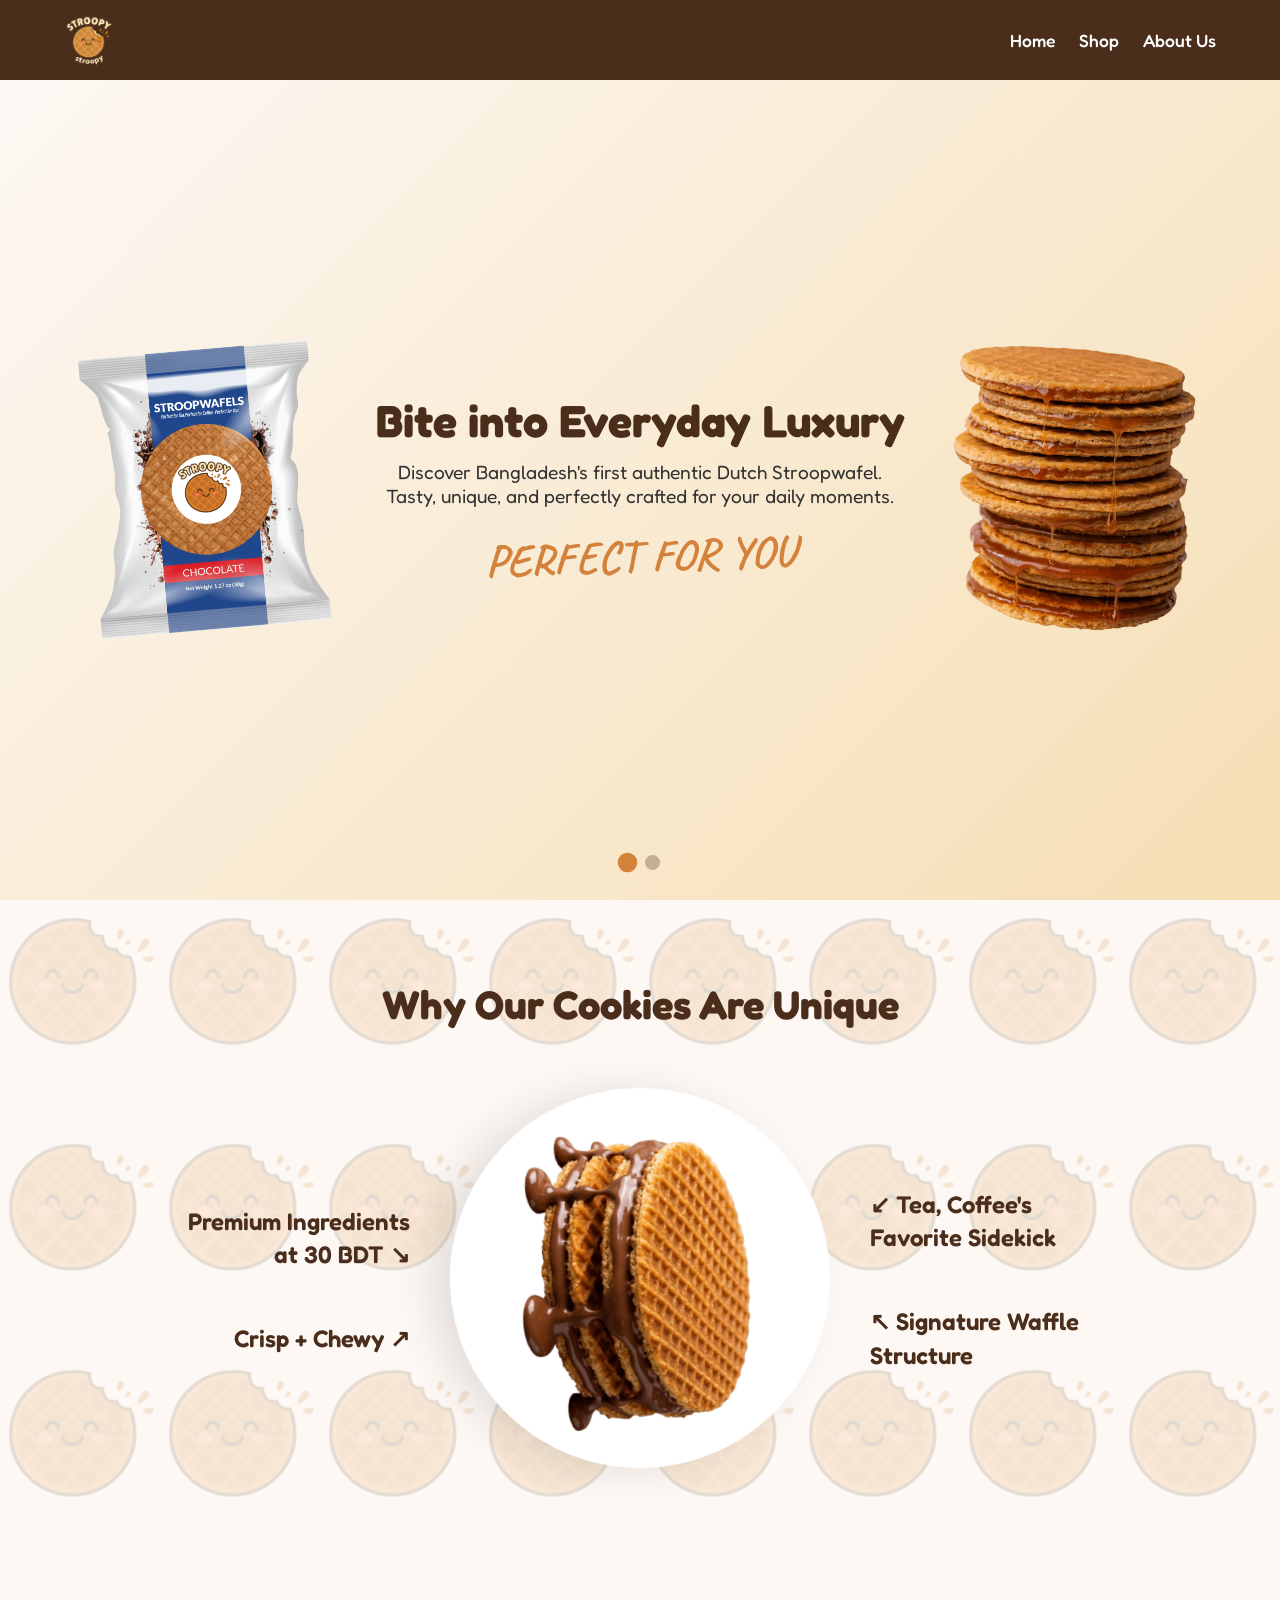
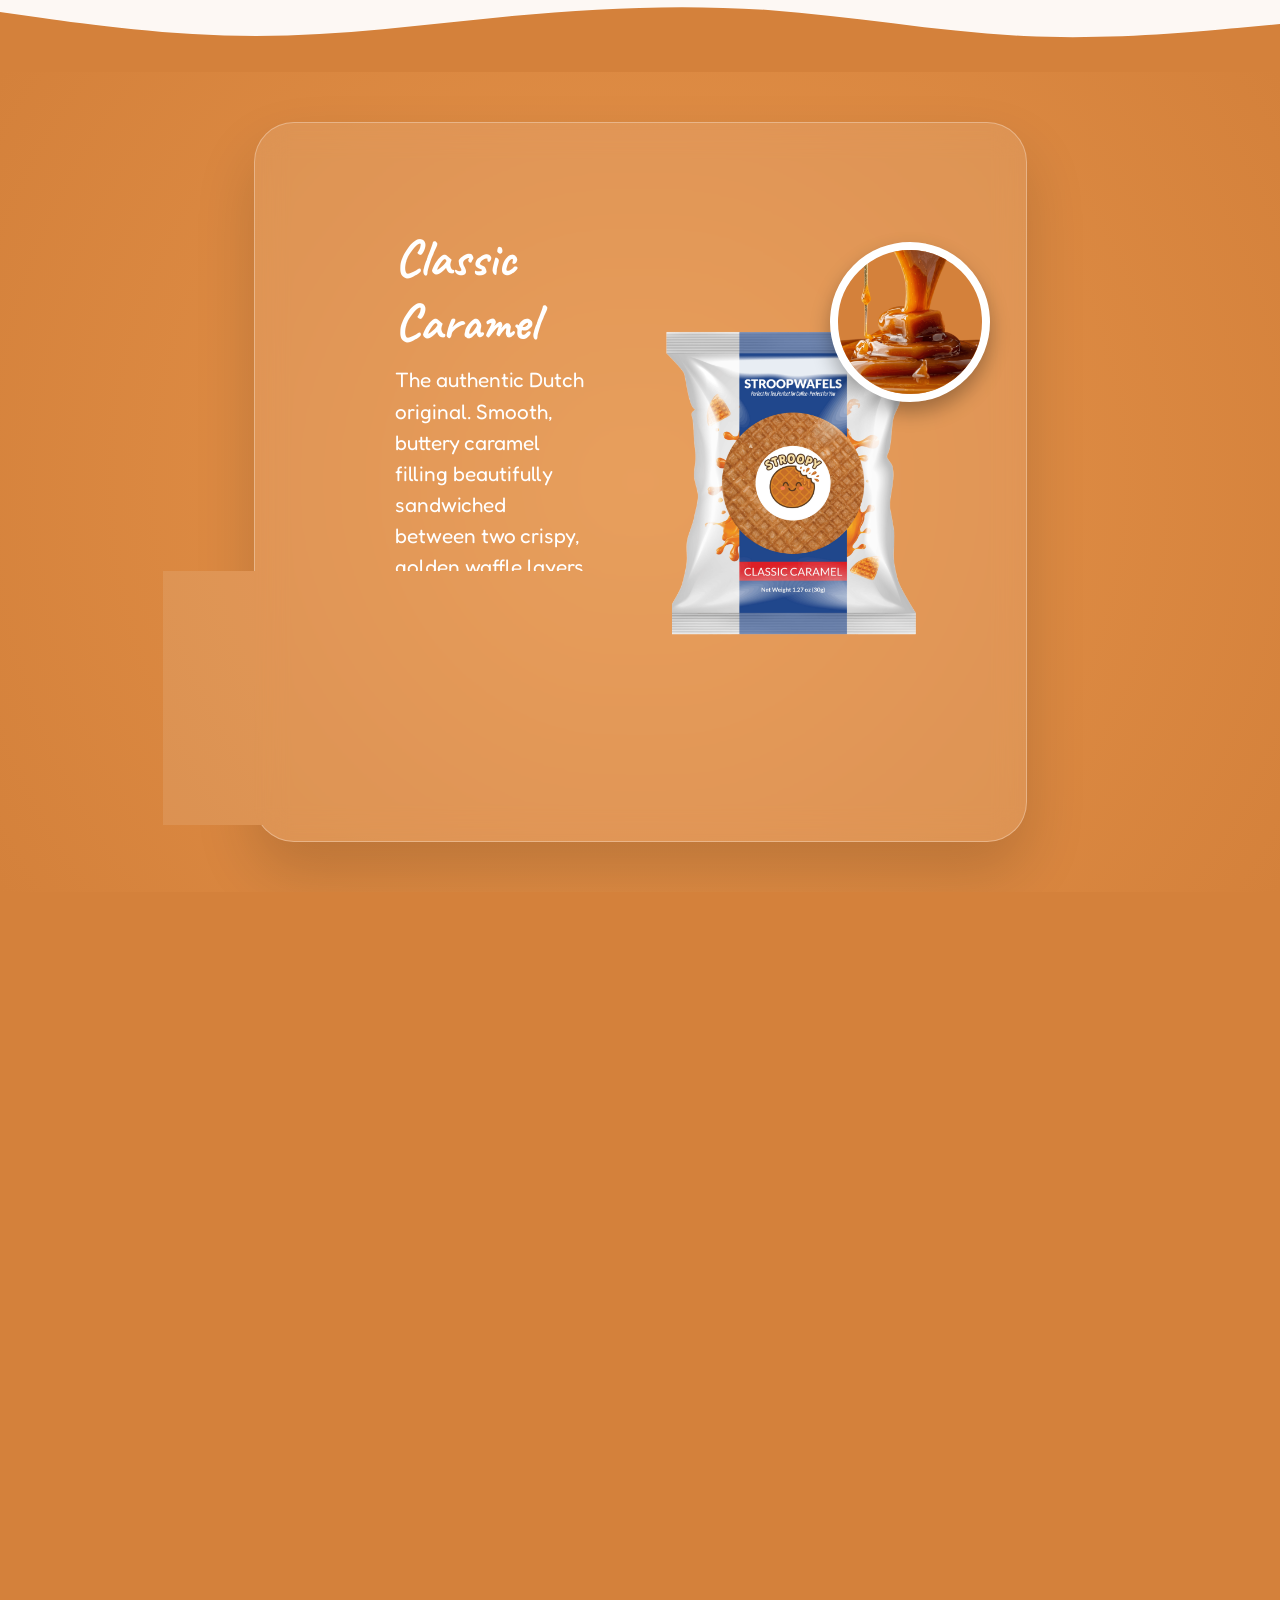
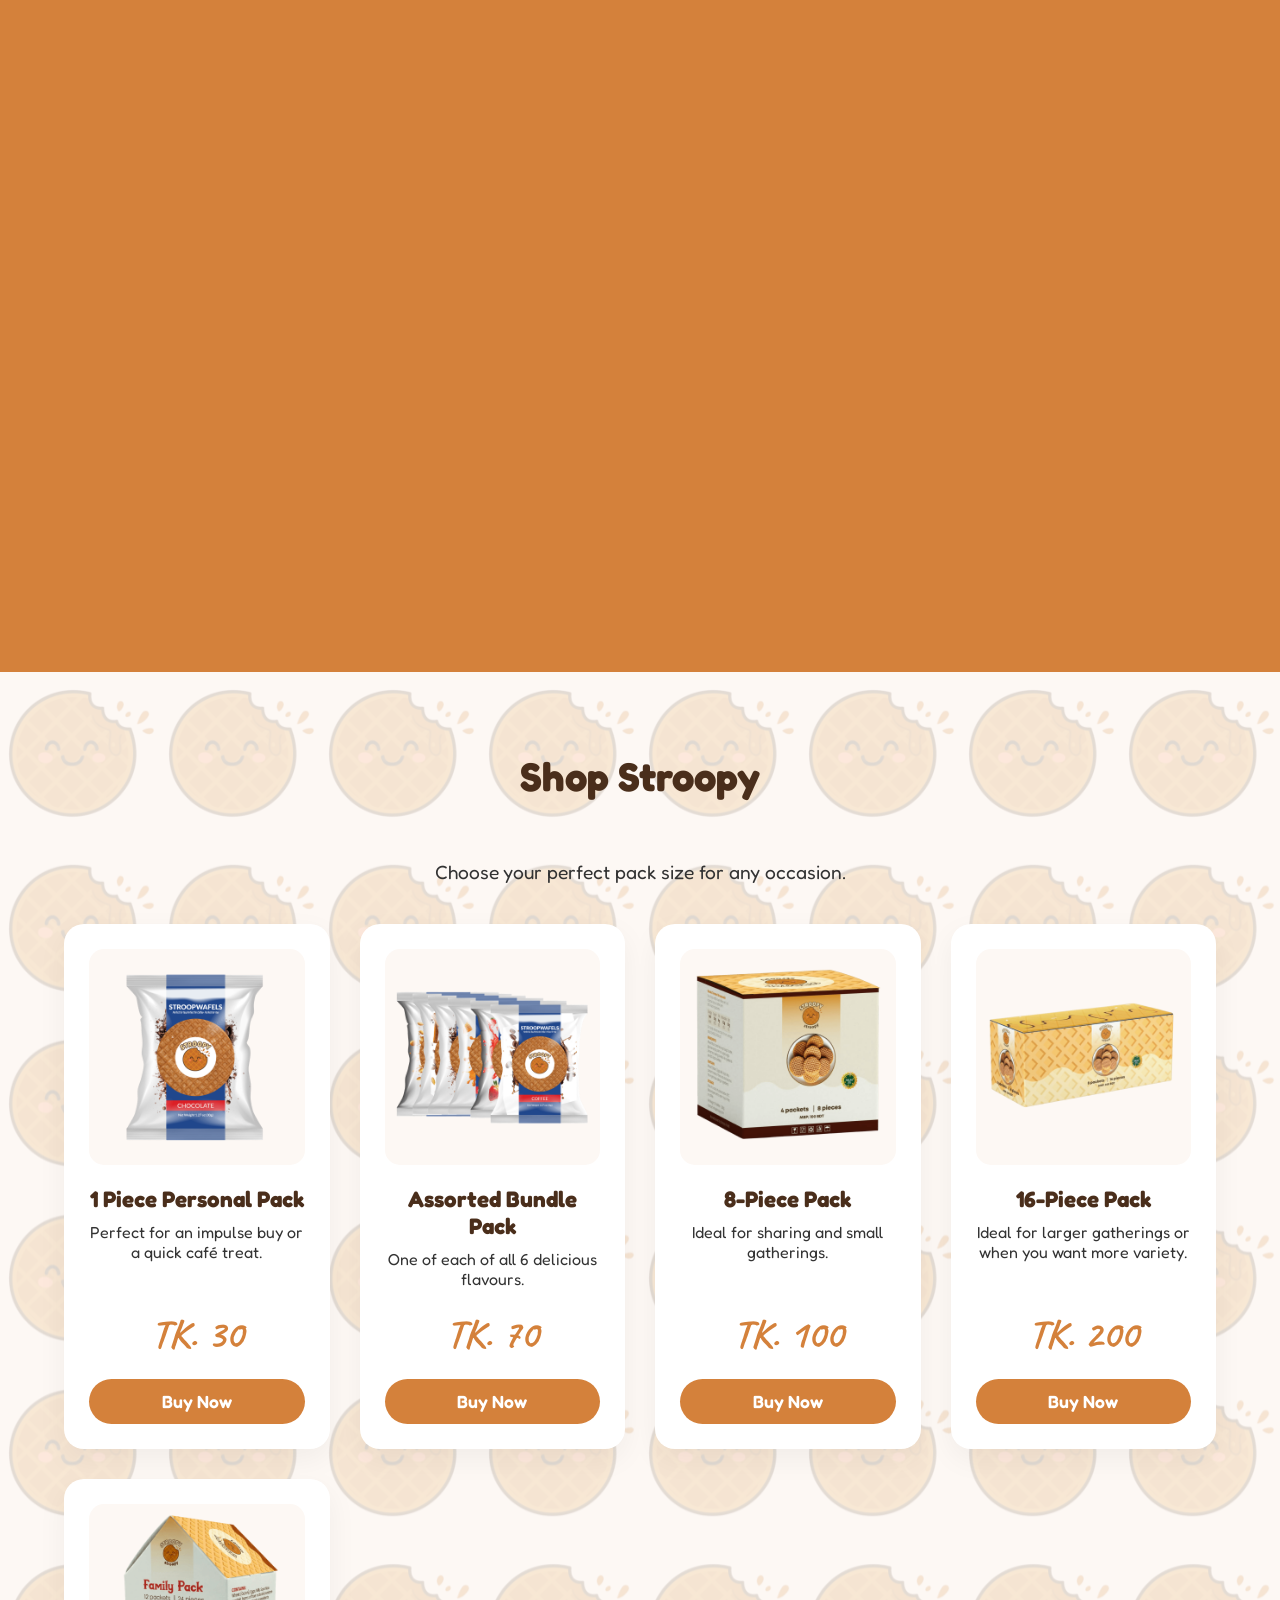
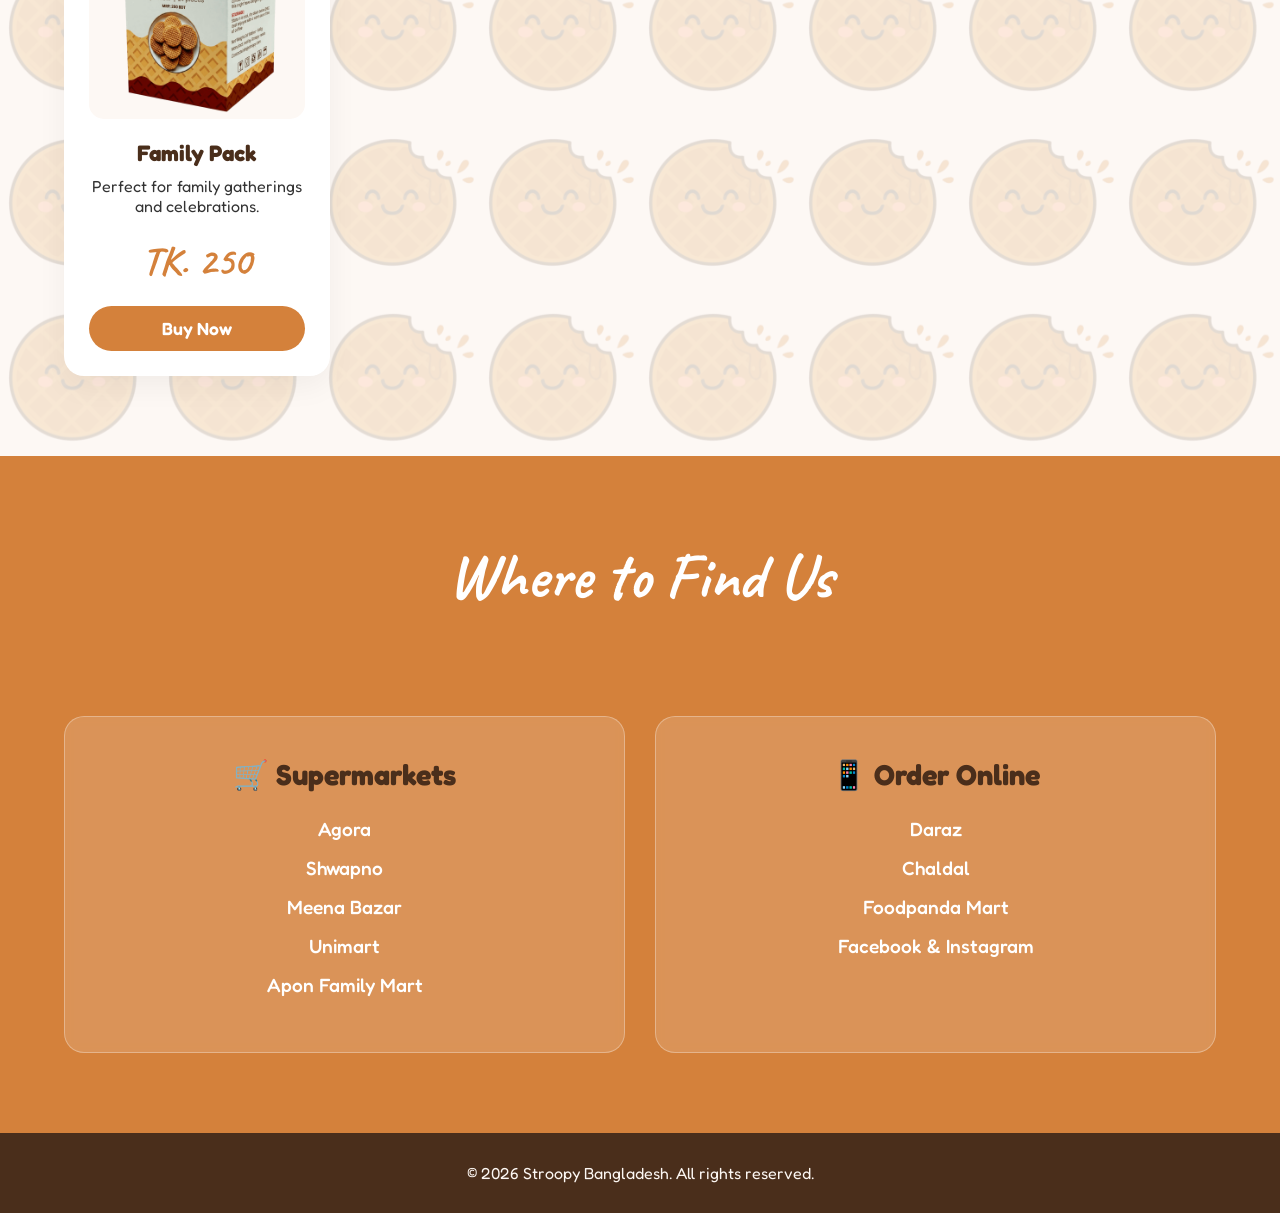
<file: index.html>
<!DOCTYPE html>
<html lang="en">
<head>
    <meta charset="UTF-8">
    <meta name="viewport" content="width=device-width, initial-scale=1.0">
    <title>Stroopy | Perfect for You</title>
    <link rel="stylesheet" href="styles.css">
</head>
<body>

    <header>
        <a href="index.html" class="logo">
            <img src="media/logo.png" alt="Stroopy Logo" class="logo-img">
        </a>
        <div class="hamburger" id="hamburger">☰</div>
        <nav class="nav-links" id="nav-links">
            <a href="index.html">Home</a>
            <a href="#shop">Shop</a>
            <a href="about.html">About Us</a>
        </nav>
    </header>

    <section class="hero-carousel">
        <div class="carousel-track" id="carousel-track">
            
            <div class="slide active">
                <img src="media/chocolate.png" alt="Stroopy Package" class="slide-img left-img">
                <div class="slide-content centered-content">
                    <h1>Bite into Everyday Luxury</h1>
                    <p>Discover Bangladesh's first authentic Dutch Stroopwafel. Tasty, unique, and perfectly crafted for your daily moments.</p>
                    <h2 class="script-text">PERFECT FOR YOU</h2>
                </div>
                <img src="media/inside.png" alt="Inside the Stroopwafel" class="slide-img right-img">
            </div>

            <div class="slide">
                <img src="media/inside2.png" alt="Caramel Package" class="slide-img left-img">
                <div class="slide-content centered-content">
                    <h1>Crisp + Chewy Perfection</h1>
                    <p>Two golden baked waffles bound by a luscious, melt-in-your-mouth filling. 100% Natural, 100% Halal.</p>
                    <h2 class="script-text" style="color: var(--brand-brown);">IRRESISTIBLY GOOD</h2>
                </div>
                <img src="media/inside3.png" alt="Caramel Filling" class="slide-img right-img">
            </div>

        </div>
        
        <div class="carousel-dots" id="carousel-dots">
            <span class="dot active" data-slide="0"></span>
            <span class="dot" data-slide="1"></span>
        </div>
    </section>

    <section class="features-section fade-in">
        <h2 class="section-title">Why Our Cookies Are Unique</h2>
        <div class="features-grid">
            <div class="feature-column" style="text-align: right;">
                <div class="feature-item fade-in"><p>Premium Ingredients<br>at 30 BDT ↘</p></div>
                <div class="feature-item fade-in"><p>Crisp + Chewy ↗</p></div>
            </div>
            <div class="feature-center fade-in">
                <img src="media/main.png" alt="Plate of Stroopwafels" style="background-color: white;">
            </div>
            <div class="feature-column" style="text-align: left;">
                <div class="feature-item fade-in"><p>↙ Tea, Coffee's<br>Favorite Sidekick</p></div>
                <div class="feature-item fade-in"><p>↖ Signature Waffle<br>Structure</p></div>
            </div>
        </div>
    </section>

    <div class="wave-divider">
        <svg viewBox="0 0 1440 320" preserveAspectRatio="none">
            <path fill="#D4813B" fill-opacity="1" d="M0,160L48,176C96,192,192,224,288,224C384,224,480,192,576,170.7C672,149,768,139,864,154.7C960,171,1056,213,1152,224C1248,235,1344,213,1392,202.7L1440,192L1440,320L1392,320C1344,320,1248,320,1152,320C1056,320,960,320,864,320C768,320,672,320,576,320C480,320,384,320,288,320C192,320,96,320,48,320L0,320Z"></path>
        </svg>
    </div>

    <section id="flavours-scroll-wrapper" class="horizontal-scroll-wrapper">
        <div class="sticky-view">
            <div id="flavours-track" class="flavours-track">
                
                <div class="flavour-panel active">
                    <div class="panel-container">
                        <div class="panel-content">
                            <h2>Classic Caramel</h2>
                            <p>The authentic Dutch original. Smooth, buttery caramel filling beautifully sandwiched between two crispy, golden waffle layers.</p>
                            <ul class="flavour-details-list">
                                <li><span>Calories:</span> 150</li>
                                <li><span>Perfect with:</span> Black Tea</li>
                            </ul>
                        </div>
                        <div class="panel-visual">
                            <img src="media/caramel.png" class="floating-pack main-img" alt="Caramel Package">
                            <img src="media/caramel-in.png" class="floating-filling sub-img" alt="Caramel Filling">
                        </div>
                    </div>
                </div>

                <div class="flavour-panel">
                    <div class="panel-container">
                        <div class="panel-content">
                            <h2>Rich Chocolate</h2>
                            <p>Our highest demand flavour. A luscious blend of dark and milk chocolate that provides a decadent, melt-in-your-mouth experience.</p>
                            <ul class="flavour-details-list">
                                <li><span>Calories:</span> 155</li>
                                <li><span>Perfect with:</span> Hot Milk</li>
                            </ul>
                        </div>
                        <div class="panel-visual">
                            <img src="media/chocolate.png" class="floating-pack main-img" alt="Chocolate Package">
                            <img src="media/chocolate-in.png" class="floating-filling sub-img" alt="Chocolate Filling">
                        </div>
                    </div>
                </div>

                <div class="flavour-panel">
                    <div class="panel-container">
                        <div class="panel-content">
                            <h2>Strawberry Syrup</h2>
                            <p>A fun, sweet, and tangy strawberry-flavoured syrup filling designed specifically for the youth segment and café-goers.</p>
                            <ul class="flavour-details-list">
                                <li><span>Calories:</span> 145</li>
                                <li><span>Perfect with:</span> Iced Lattes</li>
                            </ul>
                        </div>
                        <div class="panel-visual">
                            <img src="media/strawberry.png" class="floating-pack main-img" alt="Strawberry Package">
                            <img src="media/strawberry-in.png" class="floating-filling sub-img" alt="Strawberry Filling">
                        </div>
                    </div>
                </div>
                
                <div class="flavour-panel">
                    <div class="panel-container">
                        <div class="panel-content">
                            <h2>Peanut Butter</h2>
                            <p>Creamy, rich peanut butter filling with a satisfying nutty finish. A protein-forward treat for our health-conscious consumers.</p>
                            <ul class="flavour-details-list">
                                <li><span>Calories:</span> 160</li>
                                <li><span>Perfect with:</span> Espresso</li>
                            </ul>
                        </div>
                        <div class="panel-visual">
                            <img src="media/peanutbutter.png" class="floating-pack main-img" alt="Peanut Butter Package">
                            <img src="media/peanutbutter-in.png" class="floating-filling sub-img" alt="Peanut Butter Filling">
                        </div>
                    </div>
                </div>

                <div class="flavour-panel">
                    <div class="panel-container">
                        <div class="panel-content">
                            <h2>Cinnamon</h2>
                            <p>A beautiful bridge between Dutch tradition and local spice. Warm, aromatic cinnamon mixed into our signature syrup.</p>
                            <ul class="flavour-details-list">
                                <li><span>Calories:</span> 150</li>
                                <li><span>Perfect with:</span> Masala Chai</li>
                            </ul>
                        </div>
                        <div class="panel-visual">
                            <img src="media/cinnamon.png" class="floating-pack main-img" alt="Cinnamon Package">
                            <img src="media/cinnamon-in.png" class="floating-filling sub-img" alt="Cinnamon Filling">
                        </div>
                    </div>
                </div>

                <div class="flavour-panel">
                    <div class="panel-container">
                        <div class="panel-content">
                            <h2>Coffee</h2>
                            <p>An espresso-infused filling designed for young professionals and coffee lovers needing a bold caffeinated treat on the go.</p>
                            <ul class="flavour-details-list">
                                <li><span>Calories:</span> 150</li>
                                <li><span>Perfect with:</span> Cappuccino</li>
                            </ul>
                        </div>
                        <div class="panel-visual">
                            <img src="media/coffee.png" class="floating-pack main-img" alt="Coffee Package">
                            <img src="media/coffee-in.png" class="floating-filling sub-img" alt="Coffee Filling">
                        </div>
                    </div>
                </div>

            </div>
        </div>
    </section>

    <section class="shop-section fade-in" id="shop">
        <h2 class="section-title">Shop Stroopy</h2>
        <p class="subtitle" style="text-align: center; font-size: 1.2rem; margin-bottom: 40px;">Choose your perfect pack size for any occasion.</p>
        
        <div class="shop-grid">
            <div class="product-card fade-in">
                <img src="media/single.png" alt="2-Piece Personal Pack">
                <h3>1 Piece Personal Pack</h3>
                <p>Perfect for an impulse buy or a quick café treat.</p>
                <div class="price">TK. 30</div>
                <a href="#" class="btn btn-small">Buy Now</a>
            </div>

            <div class="product-card fade-in">
                <img src="media/6pack.png" alt="Assorted Bundle Pack">
                <h3>Assorted Bundle Pack</h3>
                <p>One of each of all 6 delicious flavours.</p>
                <div class="price">TK. 70</div>
                <a href="#" class="btn btn-small">Buy Now</a>
            </div>

            <div class="product-card fade-in">
                <img src="media/8pack.png" alt="8-Piece Pack">
                <h3>8-Piece Pack</h3>
                <p>Ideal for sharing and small gatherings.</p>
                <div class="price">TK. 100</div>
                <a href="#" class="btn btn-small">Buy Now</a>
            </div>

            <div class="product-card fade-in">
                <img src="media/16pack.png" alt="16-Piece Pack">
                <h3>16-Piece Pack</h3>
                <p>Ideal for larger gatherings or when you want more variety.</p>
                <div class="price">TK. 200</div>
                <a href="#" class="btn btn-small">Buy Now</a>
            </div>

            <div class="product-card fade-in">
                <img src="media/familypack.png" alt="Family Pack">
                <h3>Family Pack</h3>
                <p>Perfect for family gatherings and celebrations.</p>
                <div class="price">TK. 250</div>
                <a href="#" class="btn btn-small">Buy Now</a>
            </div>
        </div>
    </section>

    <section class="availability-section fade-in">
        <h2 class="section-title script-text" style="color: var(--white); font-size: 4rem;">Where to Find Us</h2>
        <div class="availability-grid">
            <div class="availability-col fade-in">
                <h3>🛒 Supermarkets</h3>
                <ul>
                    <li>Agora</li>
                    <li>Shwapno</li>
                    <li>Meena Bazar</li>
                    <li>Unimart</li>
                    <li>Apon Family Mart</li>
                </ul>
            </div>
            <div class="availability-col fade-in">
                <h3>📱 Order Online</h3>
                <ul>
                    <li>Daraz</li>
                    <li>Chaldal</li>
                    <li>Foodpanda Mart</li>
                    <li>Facebook & Instagram</li>
                </ul>
            </div>
        </div>
    </section>

    <footer>
        <p>&copy; 2026 Stroopy Bangladesh. All rights reserved.</p>
    </footer>

    <script src="script.js"></script>
</body>
</html>
</file>
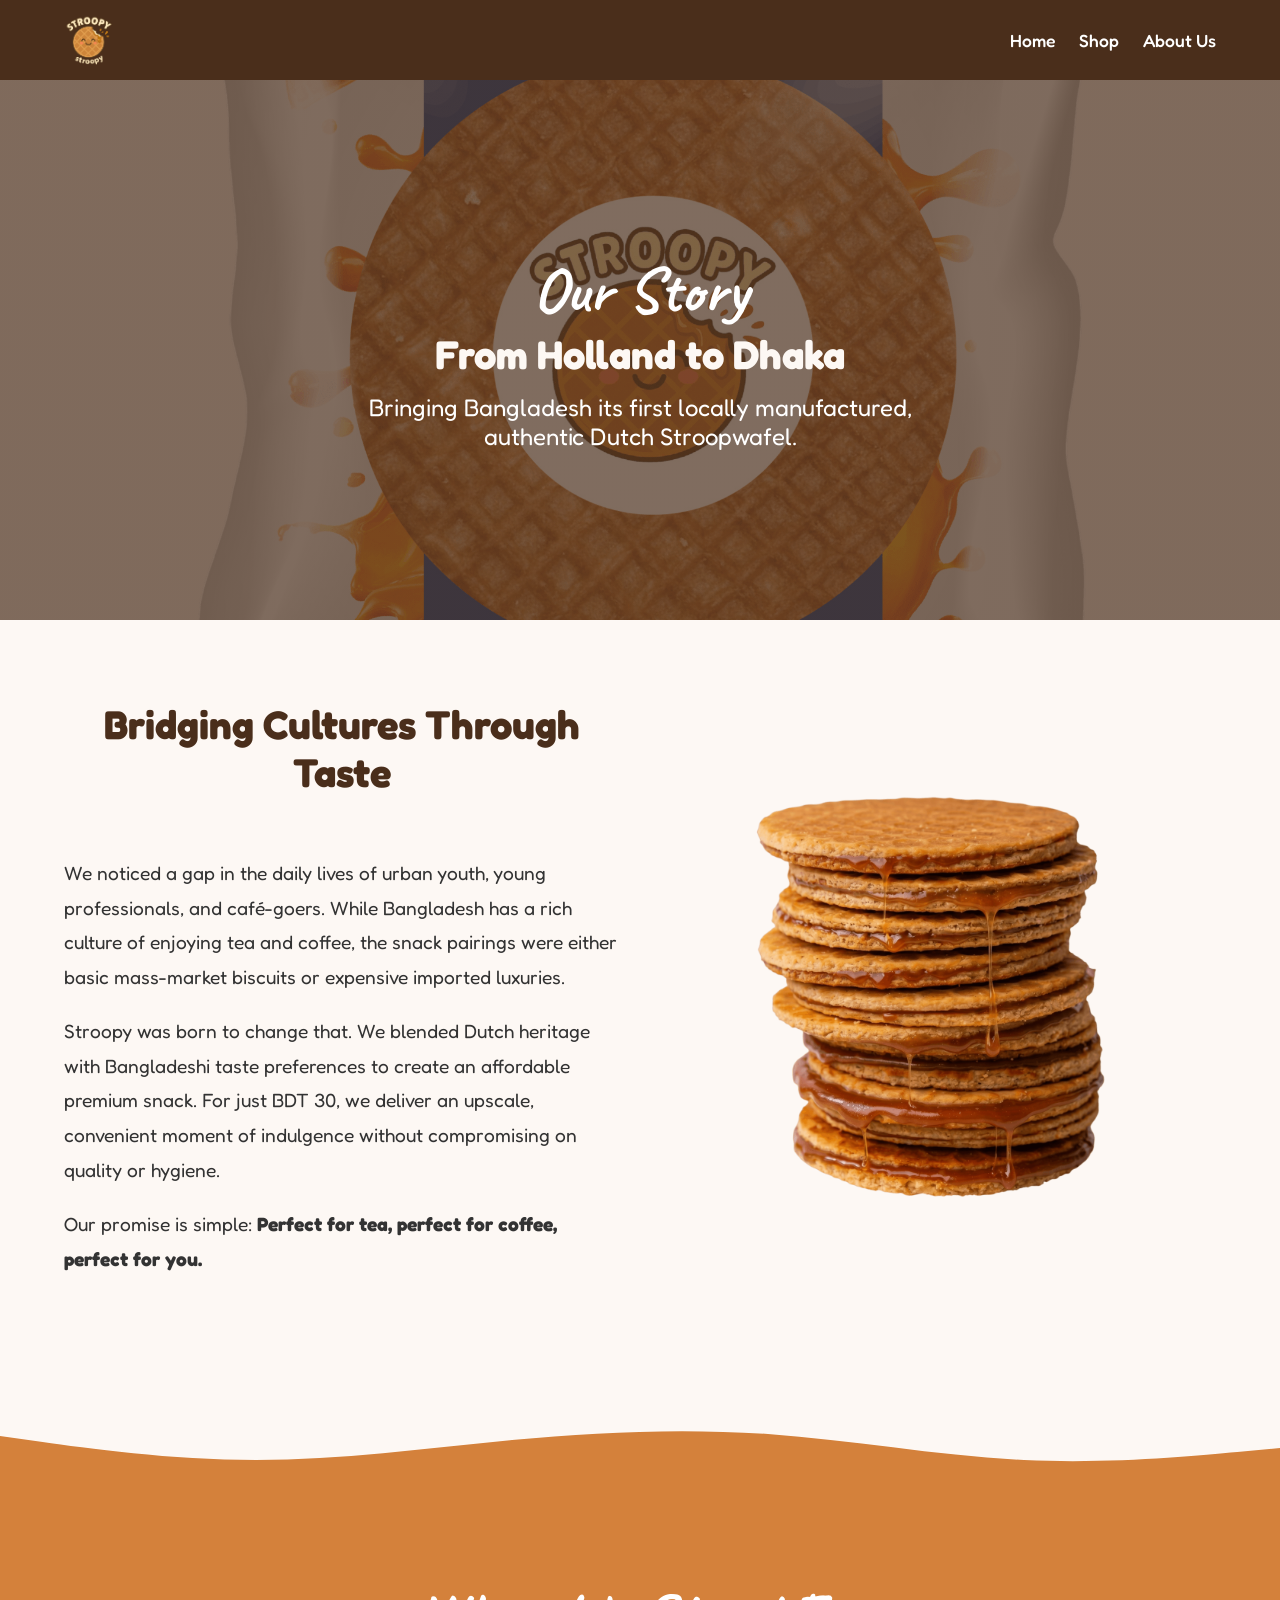
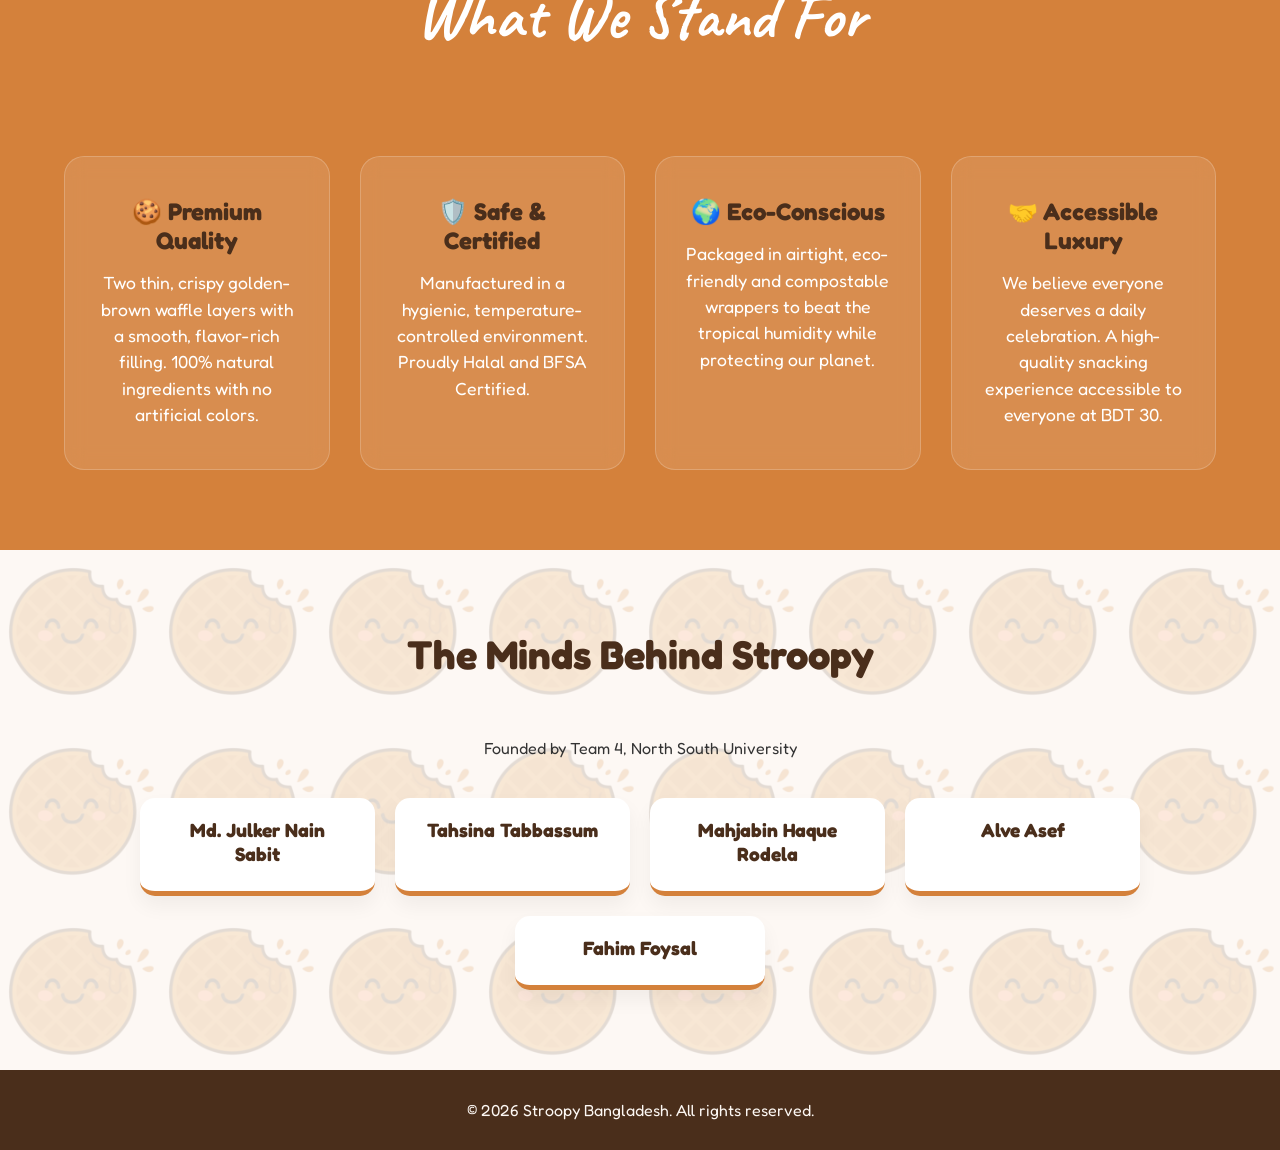
<file: about.html>
<!DOCTYPE html>
<html lang="en">
<head>
    <meta charset="UTF-8">
    <meta name="viewport" content="width=device-width, initial-scale=1.0">
    <title>About Us | Stroopy</title>
    <link rel="stylesheet" href="styles.css">
</head>
<body>

    <header>
        <a href="index.html" class="logo">
            <img src="media/logo.png" alt="Stroopy Logo" class="logo-img">
        </a>
        <div class="hamburger" id="hamburger">☰</div>
        <nav class="nav-links" id="nav-links">
            <a href="index.html">Home</a>
            <a href="index.html#shop">Shop</a>
            <a href="about.html">About Us</a>
        </nav>
    </header>

    <section class="about-hero">
        <div class="about-hero-content fade-in">
            <h1 class="script-text" style="color: var(--white); font-size: 5rem;">Our Story</h1>
            <h2>From Holland to Dhaka</h2>
            <p>Bringing Bangladesh its first locally manufactured, authentic Dutch Stroopwafel.</p>
        </div>
    </section>

    <section class="story-section fade-in">
        <div class="story-container">
            <div class="story-text">
                <h2 class="section-title">Bridging Cultures Through Taste</h2>
                <p>We noticed a gap in the daily lives of urban youth, young professionals, and café-goers. While Bangladesh has a rich culture of enjoying tea and coffee, the snack pairings were either basic mass-market biscuits or expensive imported luxuries.</p>
                <p>Stroopy was born to change that. We blended Dutch heritage with Bangladeshi taste preferences to create an affordable premium snack. For just BDT 30, we deliver an upscale, convenient moment of indulgence without compromising on quality or hygiene.</p>
                <p>Our promise is simple: <strong>Perfect for tea, perfect for coffee, perfect for you.</strong></p>
            </div>
            <div class="story-visual">
                <img src="media/inside.png" alt="Stroopy Waffle Split" style="width: 100%; max-width: 400px; drop-shadow: 0 20px 40px rgba(0,0,0,0.2);">
            </div>
        </div>
    </section>

    <div class="wave-divider" style="margin-top: 0;">
        <svg viewBox="0 0 1440 320" preserveAspectRatio="none">
            <path fill="#D4813B" fill-opacity="1" d="M0,160L48,176C96,192,192,224,288,224C384,224,480,192,576,170.7C672,149,768,139,864,154.7C960,171,1056,213,1152,224C1248,235,1344,213,1392,202.7L1440,192L1440,320L1392,320C1344,320,1248,320,1152,320C1056,320,960,320,864,320C768,320,672,320,576,320C480,320,384,320,288,320C192,320,96,320,48,320L0,320Z"></path>
        </svg>
    </div>

    <section class="values-section fade-in">
        <h2 class="section-title script-text" style="color: var(--white); font-size: 4rem;">What We Stand For</h2>
        <div class="values-grid">
            <div class="value-card fade-in">
                <h3>🍪 Premium Quality</h3>
                <p>Two thin, crispy golden-brown waffle layers with a smooth, flavor-rich filling. 100% natural ingredients with no artificial colors.</p>
            </div>
            <div class="value-card fade-in">
                <h3>🛡️ Safe & Certified</h3>
                <p>Manufactured in a hygienic, temperature-controlled environment. Proudly Halal and BFSA Certified.</p>
            </div>
            <div class="value-card fade-in">
                <h3>🌍 Eco-Conscious</h3>
                <p>Packaged in airtight, eco-friendly and compostable wrappers to beat the tropical humidity while protecting our planet.</p>
            </div>
            <div class="value-card fade-in">
                <h3>🤝 Accessible Luxury</h3>
                <p>We believe everyone deserves a daily celebration. A high-quality snacking experience accessible to everyone at BDT 30.</p>
            </div>
        </div>
    </section>

    <section class="team-section fade-in">
        <h2 class="section-title">The Minds Behind Stroopy</h2>
        <p class="subtitle" style="text-align: center; margin-bottom: 40px;">Founded by Team 4, North South University</p>
        
        <div class="team-grid">
            <div class="team-member fade-in">
                <h4>Md. Julker Nain Sabit</h4>

            </div>
            <div class="team-member fade-in">
                <h4>Tahsina Tabbassum</h4>

            </div>
            <div class="team-member fade-in">
                <h4>Mahjabin Haque Rodela</h4>

            </div>
            <div class="team-member fade-in">
                <h4>Alve Asef</h4>

            </div>
            <div class="team-member fade-in">
                <h4>Fahim Foysal</h4>

            </div>
        </div>
    </section>

    <footer>
        <p>&copy; 2026 Stroopy Bangladesh. All rights reserved.</p>
    </footer>

    <script src="script.js"></script>
</body>
</html>
</file>
<file: styles.css>
@import url('https://fonts.googleapis.com/css2?family=Caveat:wght@700&family=Fredoka:wght@400;500;600;700&display=swap');

:root {
    --brand-orange: #D4813B;
    --brand-brown: #4A2E1B;
    --brand-cream: #FDF8F4;
    --text-dark: #333333;
    --white: #FFFFFF;
    --header-height: 80px;
}

* { margin: 0; padding: 0; box-sizing: border-box; }

body {
    font-family: 'Fredoka', sans-serif;
    background-color: var(--brand-cream);
    color: var(--text-dark);
    overflow-x: hidden;
}

/* --- SECTION PATTERN BACKGROUNDS --- */
/* Applies the pattern only to these specific sections */
.features-section,
.shop-section,
.team-section {
    position: relative;
    z-index: 1; /* Creates a stacking context so the pattern stays inside this layer */
}

.features-section::before,
.shop-section::before,
.team-section::before {
    content: '';
    position: absolute; 
    top: 0; 
    left: 0; 
    width: 100%; 
    height: 100%;
    z-index: -1; /* Pushes the pattern behind the text/images of this section */
    
    background-image: url('media/pattern.png');
    background-size: 160px 160px; 
    background-repeat: space; 
    opacity: 0.15; /* Increased slightly for better visibility */
    pointer-events: none; 
}

/* Base Animations */
.fade-in {
    opacity: 0;
    transform: translateY(30px);
    transition: opacity 0.8s ease-out, transform 0.8s ease-out;
}
.fade-in.visible { opacity: 1; transform: translateY(0); }

/* Navigation */
header {
    background-color: var(--brand-brown);
    height: var(--header-height);
    padding: 0 5%;
    display: flex;
    justify-content: space-between;
    align-items: center;
    position: sticky;
    top: 0;
    z-index: 1000;
}

.logo {
    display: flex;
    align-items: center;
    justify-content: center;
    text-decoration: none;
    transition: transform 0.3s;
}

.logo:hover {
    transform: scale(1.05);
}

.logo-img {
    height: 50px; 
    width: auto;
    object-fit: contain;
}

.nav-links a {
    color: var(--white);
    text-decoration: none;
    margin-left: 20px;
    font-weight: 500;
    font-size: 1.1rem;
}

.hamburger { display: none; font-size: 2rem; color: var(--white); cursor: pointer; }

/* --- CATCHY CAROUSEL SECTION --- */
.hero-carousel {
    position: relative;
    width: 100%;
    height: calc(100vh - var(--header-height));
    min-height: 500px;
    overflow: hidden;
    background: linear-gradient(135deg, var(--brand-cream) 0%, #F5DEB3 100%);
}

.carousel-track {
    position: relative;
    width: 100%;
    height: 100%;
}

.slide {
    position: absolute;
    top: 0; left: 0;
    width: 100%; height: 100%;
    opacity: 0;
    visibility: hidden;
    transition: opacity 0.8s ease-in-out, visibility 0.8s;
    
    display: flex;
    align-items: center;
    justify-content: space-between;
    padding: 0 5%;
    overflow: hidden;
}

.slide.active {
    opacity: 1;
    visibility: visible;
    z-index: 10;
}

.slide-content.centered-content {
    flex: 0 1 50%; 
    text-align: center;
    padding: 20px;
    z-index: 10;
}

.slide-content > * {
    opacity: 0;
    transform: translateY(40px);
    transition: all 0.8s cubic-bezier(0.25, 1, 0.5, 1);
}

.slide.active .slide-content h1 {
    opacity: 1;
    transform: translateY(0);
    transition-delay: 0.2s; 
}

.slide.active .slide-content p {
    opacity: 1;
    transform: translateY(0);
    transition-delay: 0.4s; 
}

.slide.active .slide-content h2 {
    opacity: 1;
    transform: translateY(0) rotate(-2deg);
    transition-delay: 0.6s; 
}

.slide-content h1 {
    font-size: 3.5rem;
    color: var(--brand-brown);
    margin-bottom: 15px;
    line-height: 1.1;
}

.slide-content p {
    font-size: 1.4rem;
    color: var(--text-dark);
    margin-bottom: 20px;
}

.script-text {
    font-family: 'Caveat', cursive;
    font-size: 3.5rem;
    color: var(--brand-orange);
    display: inline-block;
}

.slide-img {
    flex: 0 1 25%;
    max-width: 350px; 
    width: 100%;
    object-fit: contain;
    opacity: 0;
    z-index: 5;
}

.slide-img.left-img {
    transform: translateX(-100px) rotate(-15deg) scale(0.8);
    transition: all 1.2s cubic-bezier(0.34, 1.56, 0.64, 1);
}

.slide-img.right-img {
    transform: translateX(100px) rotate(15deg) scale(0.8);
    transition: all 1.2s cubic-bezier(0.34, 1.56, 0.64, 1);
}

.slide.active .slide-img.left-img {
    opacity: 1;
    transform: translateX(0) rotate(-5deg) scale(1);
    transition-delay: 0.2s;
}

.slide.active .slide-img.right-img {
    opacity: 1;
    transform: translateX(0) rotate(5deg) scale(1);
    transition-delay: 0.4s;
}

.carousel-dots {
    position: absolute;
    bottom: 30px;
    left: 50%;
    transform: translateX(-50%);
    z-index: 20;
    display: flex;
    gap: 10px;
}

.dot {
    width: 15px; height: 15px;
    background: rgba(74, 46, 27, 0.3);
    border-radius: 50%;
    cursor: pointer;
    transition: background 0.3s, transform 0.3s;
}

.dot.active { 
    background: var(--brand-orange); 
    transform: scale(1.3);
}

/* --- FEATURES SECTION --- */
/* Background color removed so pattern shows through */
.features-section { 
    text-align: center; 
    padding: 80px 5% 40px; 
}

.features-grid { 
    display: flex; 
    justify-content: center; 
    align-items: center; 
    gap: 80px; 
    flex-wrap: wrap; 
    max-width: 1400px;
    margin: 0 auto;
}

.feature-column { 
    display: flex; 
    flex-direction: column; 
    gap: 80px; 
    flex: 1; 
    min-width: 300px; 
}

.feature-item p { 
    font-size: 1.8rem; 
    font-weight: 600; 
    color: var(--brand-brown); 
    line-height: 1.4;
}

.feature-center img { 
    width: 480px; 
    height: 480px; 
    border-radius: 50%; 
    object-fit: cover; 
    border: 12px solid var(--white); 
    box-shadow: 0 20px 40px rgba(0,0,0,0.1);
    will-change: transform; 
}

.wave-divider { width: 100%; line-height: 0; margin-top: 40px; }
.wave-divider svg { display: block; width: 100%; height: 120px; }

/* --- HORIZONTAL SCROLL & PANEL ANIMATIONS --- */
.horizontal-scroll-wrapper {
    height: 600vh;
    position: relative;
    background-color: var(--brand-orange);
}

.sticky-view {
    position: sticky;
    top: var(--header-height);
    height: calc(100vh - var(--header-height));
    width: 100vw;
    overflow: hidden;
    background: radial-gradient(circle at center, #E6944B 0%, var(--brand-orange) 100%);
}

.flavours-track {
    display: flex;
    height: 100%;
    width: 600vw; 
    will-change: transform;
}

.flavour-panel {
    width: 100vw;
    height: 100%;
    display: flex;
    align-items: center;
    justify-content: center;
    padding: 0 5%;
}

.panel-container {
    display: flex;
    align-items: center;
    justify-content: space-between;
    height: 75vh; 
    min-height: 600px; 
    background: rgba(255, 255, 255, 0.1);
    backdrop-filter: blur(15px); 
    border: 1px solid rgba(255, 255, 255, 0.3);
    border-radius: 40px;
    padding: 180px 180px; 
    box-sizing: border-box;
    transform: scale(0.95);
    opacity: 0.5;
    transition: all 0.8s cubic-bezier(0.25, 1, 0.5, 1);
}

.flavour-panel.active .panel-container {
    transform: scale(1);
    opacity: 1;
    box-shadow: 0 30px 60px rgba(0,0,0,0.15);
}

.panel-content {
    flex: 0 0 50%; 
    color: var(--white);
    padding-right: 50px;
    opacity: 0;
    transform: translateX(-50px); 
    transition: all 0.8s cubic-bezier(0.34, 1.56, 0.64, 1) 0.2s; 
}

.flavour-panel.active .panel-content {
    opacity: 1;
    transform: translateX(0);
}

.panel-content h2 { font-size: 4rem; font-family: 'Caveat', cursive; margin-bottom: 10px; }
.panel-content p { font-size: 1.5rem; margin-bottom: 30px; line-height: 1.5; }

.flavour-details-list { list-style: none; display: flex; gap: 15px; flex-wrap: wrap; }
.flavour-details-list li {
    font-size: 1.2rem;
    background: rgba(255,255,255,0.2);
    padding: 12px 25px;
    border-radius: 20px;
    font-weight: 500;
}
.flavour-details-list li span { font-weight: 700; color: var(--brand-brown); }

.panel-visual {
    flex: 0 0 50%; 
    position: relative;
    display: flex;
    justify-content: center;
    align-items: center;
    height: 100%; 
}

.main-img {
    width: 360px; 
    height: auto;
    object-fit: contain;
    opacity: 0;
    transform: scale(0.5) rotate(-20deg);
    transition: all 1s cubic-bezier(0.34, 1.56, 0.64, 1) 0.3s; 
}

.sub-img {
    width: 200px; 
    height: 200px;
    background-color: #D4813B;
    border-radius: 50%;
    border: 8px solid var(--white);
    object-fit: cover;
    position: absolute;
    top: 50%;
    left: 50%;
    margin-top: -300px; 
    margin-left: 20px;  
    box-shadow: 0 10px 20px rgba(0,0,0,0.3);
    opacity: 0;
    transform: scale(0) translate(100px, -100px) rotate(45deg);
    transition: all 1s cubic-bezier(0.34, 1.56, 0.64, 1) 0.5s;
}

.flavour-panel.active .main-img {
    opacity: 1;
    transform: scale(1) rotate(0);
}

.flavour-panel.active .sub-img {
    opacity: 1;
    transform: scale(1) translate(0, 0) rotate(0deg);
}

/* Post Scroll */
.post-scroll-section { padding: 80px 20px; text-align: center; }
.post-scroll-section h2 { color: var(--brand-brown); font-size: 2.5rem; margin-bottom: 20px; }
.btn { display: inline-block; background-color: var(--brand-orange); color: var(--white); padding: 15px 40px; border-radius: 30px; font-size: 1.2rem; font-weight: 600; text-decoration: none; transition: 0.3s; }
.btn:hover { background-color: var(--brand-brown); }
footer { background-color: var(--brand-brown); color: var(--brand-cream); text-align: center; padding: 30px; }

/* Shop Section */
/* Background color removed so pattern shows through */
.section-title { font-size: 2.5rem; color: var(--brand-brown); margin-bottom: 60px; text-align: center; }
.shop-section { padding: 80px 5%; }
.shop-grid { display: grid; grid-template-columns: repeat(auto-fit, minmax(220px, 1fr)); gap: 30px; max-width: 1200px; margin: 0 auto; }
.product-card { background: var(--white); border-radius: 20px; padding: 25px; text-align: center; box-shadow: 0 10px 30px rgba(0,0,0,0.05); transition: transform 0.3s, box-shadow 0.3s; display: flex; flex-direction: column; }
.product-card:hover { transform: translateY(-10px); box-shadow: 0 15px 40px rgba(0,0,0,0.1); }
.product-card img { width: 100%; border-radius: 15px; margin-bottom: 20px; background: var(--brand-cream); }
.product-card h3 { color: var(--brand-brown); font-size: 1.4rem; margin-bottom: 10px; }
.product-card p { color: var(--text-dark); font-size: 1rem; margin-bottom: auto; padding-bottom: 20px; }
.product-card .price { color: var(--brand-orange); font-size: 2.5rem; font-family: 'Caveat', cursive; font-weight: 700; margin-bottom: 20px; }
.btn-small { padding: 12px 25px; font-size: 1.1rem; width: 100%; display: block; box-sizing: border-box; }

/* Availability Section */
.availability-section { padding: 80px 5%; background-color: var(--brand-orange); text-align: center; }
.availability-grid { display: grid; grid-template-columns: repeat(auto-fit, minmax(280px, 1fr)); gap: 30px; max-width: 1200px; margin: 40px auto 0; }
.availability-col { background: rgba(255, 255, 255, 0.15); padding: 40px 30px; border-radius: 20px; backdrop-filter: blur(5px); border: 1px solid rgba(255, 255, 255, 0.3); color: var(--white); transition: transform 0.3s; }
.availability-col:hover { transform: translateY(-5px); }
.availability-col h3 { font-size: 1.8rem; margin-bottom: 25px; color: var(--brand-brown); }
.availability-col ul { list-style: none; padding: 0; }
.availability-col li { font-size: 1.2rem; margin-bottom: 15px; font-weight: 500; }

/* =========================================
   ABOUT US PAGE STYLES
   ========================================= */

.about-hero {
    background: linear-gradient(rgba(74, 46, 27, 0.7), rgba(74, 46, 27, 0.7)), url('media/caramel.png') center/cover;
    height: 60vh;
    min-height: 400px;
    display: flex;
    align-items: center;
    justify-content: center;
    text-align: center;
    color: var(--white);
    position: relative;
    z-index: 1; 
}

.about-hero h2 {
    font-size: 3rem;
    margin-bottom: 15px;
    color: var(--brand-cream);
}

.about-hero p {
    font-size: 1.5rem;
    max-width: 600px;
    margin: 0 auto;
}

.story-section {
    padding: 80px 5%;
    background-color: var(--brand-cream);
}

.story-container {
    max-width: 1200px;
    margin: 0 auto;
    display: flex;
    align-items: center;
    gap: 60px;
}

.story-text {
    flex: 1;
}

.story-text p {
    font-size: 1.2rem;
    line-height: 1.8;
    margin-bottom: 20px;
    color: var(--text-dark);
}

.story-visual {
    flex: 1;
    display: flex;
    justify-content: center;
}

.values-section {
    background-color: var(--brand-orange);
    padding: 80px 5%;
    text-align: center;
}

.values-grid {
    display: grid;
    grid-template-columns: repeat(auto-fit, minmax(250px, 1fr));
    gap: 30px;
    max-width: 1200px;
    margin: 40px auto 0;
}

.value-card {
    background: rgba(255, 255, 255, 0.1);
    backdrop-filter: blur(10px);
    border: 1px solid rgba(255, 255, 255, 0.2);
    padding: 40px 30px;
    border-radius: 20px;
    color: var(--white);
    transition: transform 0.3s;
}

.value-card:hover {
    transform: translateY(-10px);
}

.value-card h3 {
    font-size: 1.5rem;
    margin-bottom: 15px;
    color: var(--brand-brown);
}

.value-card p {
    font-size: 1.1rem;
    line-height: 1.5;
}

/* Background color removed so pattern shows through */
.team-section {
    padding: 80px 5%;
}

.team-grid {
    display: flex;
    flex-wrap: wrap;
    justify-content: center;
    gap: 20px;
    max-width: 1000px;
    margin: 0 auto;
}

.team-member {
    background: var(--white);
    padding: 20px 30px;
    border-radius: 15px;
    text-align: center;
    box-shadow: 0 10px 20px rgba(0,0,0,0.05);
    flex: 1 1 200px;
    max-width: 250px;
    border-bottom: 5px solid var(--brand-orange);
}

.team-member h4 {
    color: var(--brand-brown);
    font-size: 1.2rem;
    margin-bottom: 5px;
}

.team-member p {
    color: #666;
    font-size: 0.9rem;
}

/* =========================================
   RESPONSIVE MEDIA QUERIES
   ========================================= */

/* --- Laptop / Small Desktop Adjustments --- */
@media (max-width: 1366px) {
    .slide-content h1 { font-size: 2.8rem; }
    .slide-content p { font-size: 1.2rem; }
    .script-text { font-size: 2.8rem; }
    .slide-img { max-width: 280px; }

    .features-grid { gap: 40px; }
    .feature-center img { width: 380px; height: 380px; }
    .feature-item p { font-size: 1.5rem; }
    .feature-column { gap: 50px; }

    .panel-container { 
        padding: 0 140px; 
        height: 80vh; 
        min-height: 500px; 
    }
    .panel-content h2 { font-size: 3.2rem; }
    .panel-content p { font-size: 1.3rem; margin-bottom: 20px; }
    .main-img { width: 300px; }
    .sub-img { 
        width: 160px; 
        height: 160px; 
        margin-top: -240px; 
        margin-left: 40px; 
    }

    .about-hero h1.script-text { font-size: 4rem !important; }
    .about-hero h2 { font-size: 2.5rem; }
    .story-container { gap: 40px; }
}

/* --- Tablet Adjustments --- */
@media (max-width: 900px) {
    .slide { flex-direction: column; justify-content: center; }
    .slide-img.left-img, .slide-img.right-img { display: none; }
    .slide-content.centered-content { padding: 0; }
    
    .panel-container { height: auto; min-height: auto; padding: 40px 20px; flex-direction: column; text-align: center; }
    .panel-content { padding-right: 0; flex: 1 1 auto; width: 100%; }
    .panel-visual { height: 350px; flex: 1 1 auto; width: 100%; margin-top: 30px; }
    .main-img { width: 280px; }
    .sub-img { width: 140px; height: 140px; margin-top: -160px; margin-left: 40px; }
    
    .feature-center img { width: 320px; height: 320px; }
    .feature-item p { font-size: 1.4rem; }

    .story-container { flex-direction: column; text-align: center; }
    .about-hero h2 { font-size: 2.2rem; }
}

/* --- Mobile / Phones Adjustments --- */
@media (max-width: 768px) {
    .nav-links { display: none; flex-direction: column; width: 100%; position: absolute; top: var(--header-height); left: 0; background-color: var(--brand-brown); text-align: center; padding: 20px 0; }
    .nav-links.active { display: flex; }
    .hamburger { display: block; }
    
    .features-section, .story-section, .values-section, .team-section, .shop-section, .availability-section {
        padding: 50px 5%;
    }
    
    .section-title { font-size: 2rem; margin-bottom: 30px; }

    .features-grid { flex-direction: column; gap: 30px; }
    .feature-center { order: -1; }
    .feature-center img { width: 260px; height: 260px; border-width: 8px; }
    .feature-column { gap: 20px; }
    .feature-item p { font-size: 1.2rem; }

    .about-hero h1.script-text { font-size: 3rem !important; }
    
    .panel-container { padding: 30px 15px; border-radius: 20px; }
    .panel-content h2 { font-size: 2.5rem; }
    .panel-content p { font-size: 1.1rem; }
    .flavour-details-list { justify-content: center; }
    .flavour-details-list li { font-size: 1rem; padding: 8px 16px; }
    .main-img { width: 220px; }
    .sub-img { width: 100px; height: 100px; margin-top: -120px; margin-left: 20px; border-width: 4px; }
}

/* --- Extra Small Phones (iPhone SE, Older Androids) --- */
@media (max-width: 480px) {
    .slide-content h1 { font-size: 2.2rem; }
    .script-text { font-size: 2.2rem; }
    .slide-content p { font-size: 1rem; }
    
    .panel-content h2 { font-size: 2.2rem; }
    .main-img { width: 180px; }
    .sub-img { width: 80px; height: 80px; margin-top: -90px; }
    .panel-visual { height: 250px; }
    
    .product-card { padding: 15px; }
    .product-card h3 { font-size: 1.2rem; }
    .product-card .price { font-size: 2rem; }
    
    .about-hero h1.script-text { font-size: 2.5rem !important; }
    .about-hero h2 { font-size: 1.8rem; }
    .about-hero p { font-size: 1.1rem; }
}
</file>
